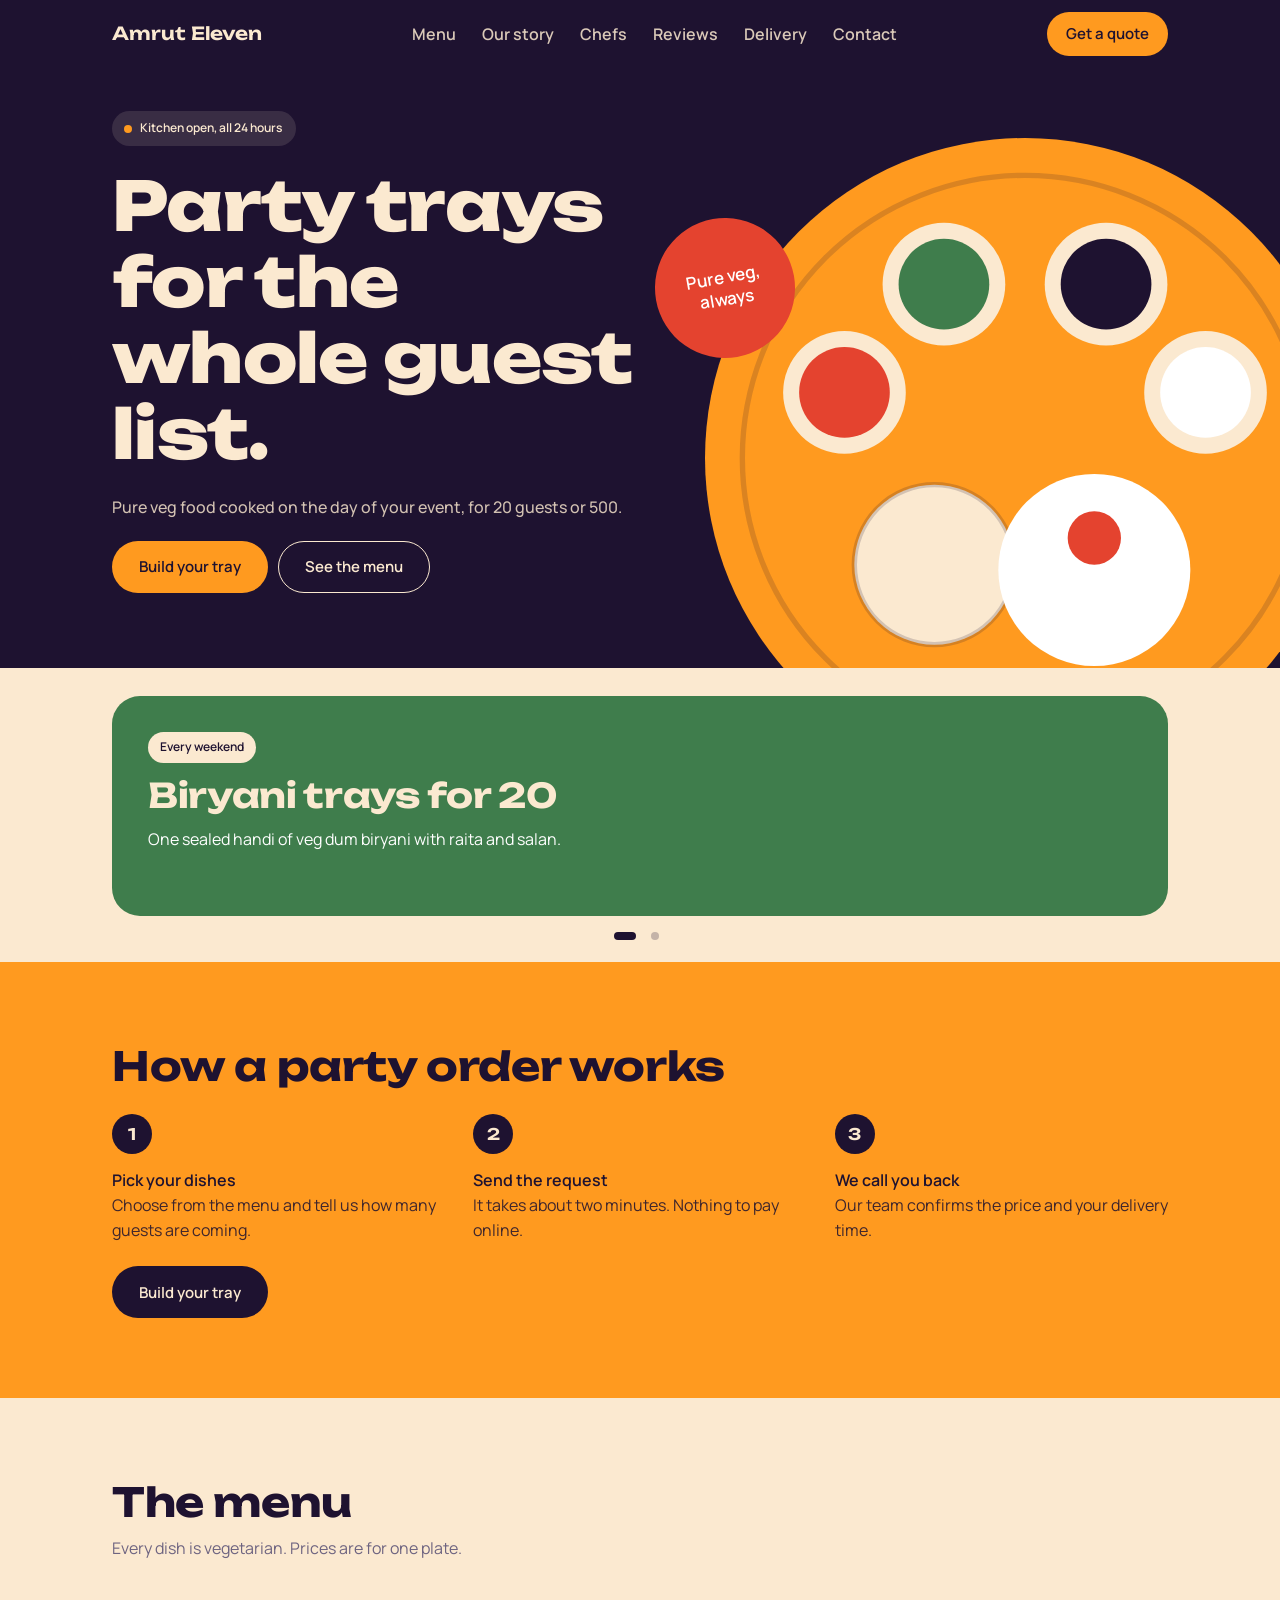
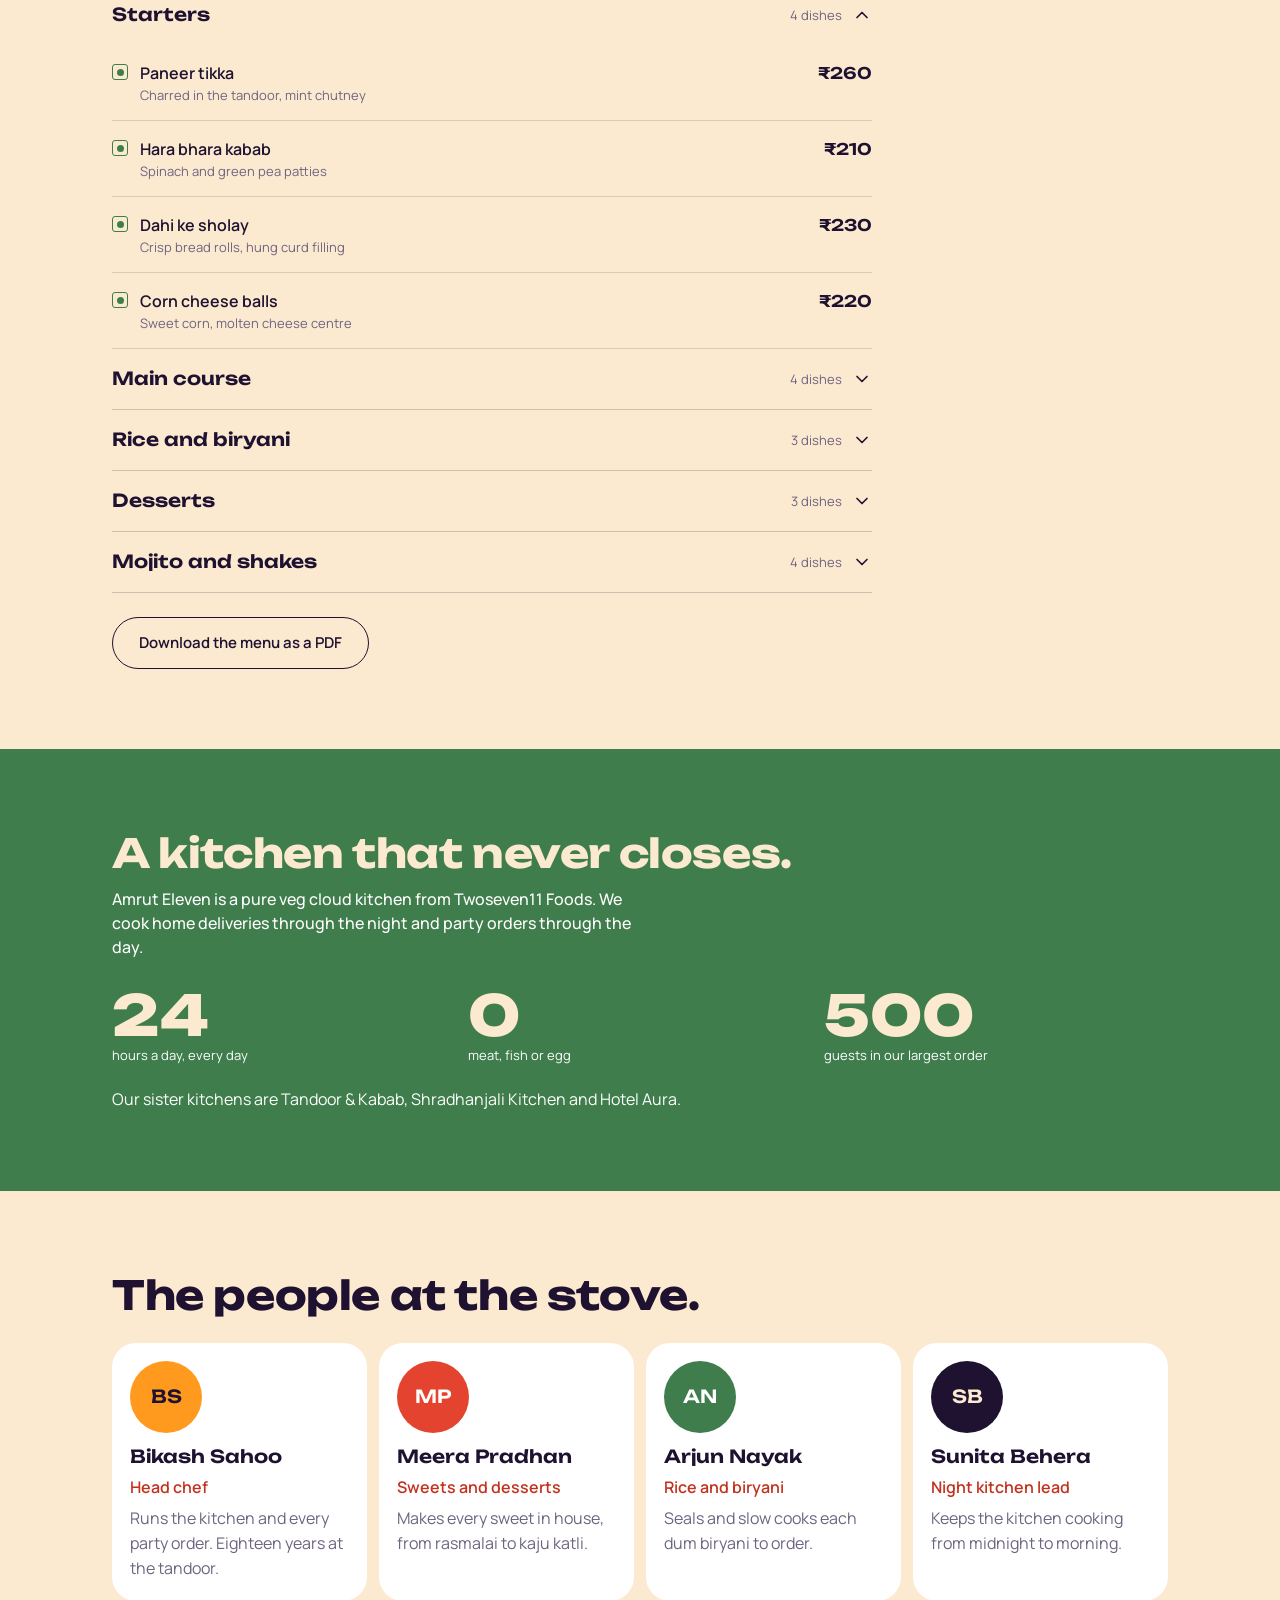
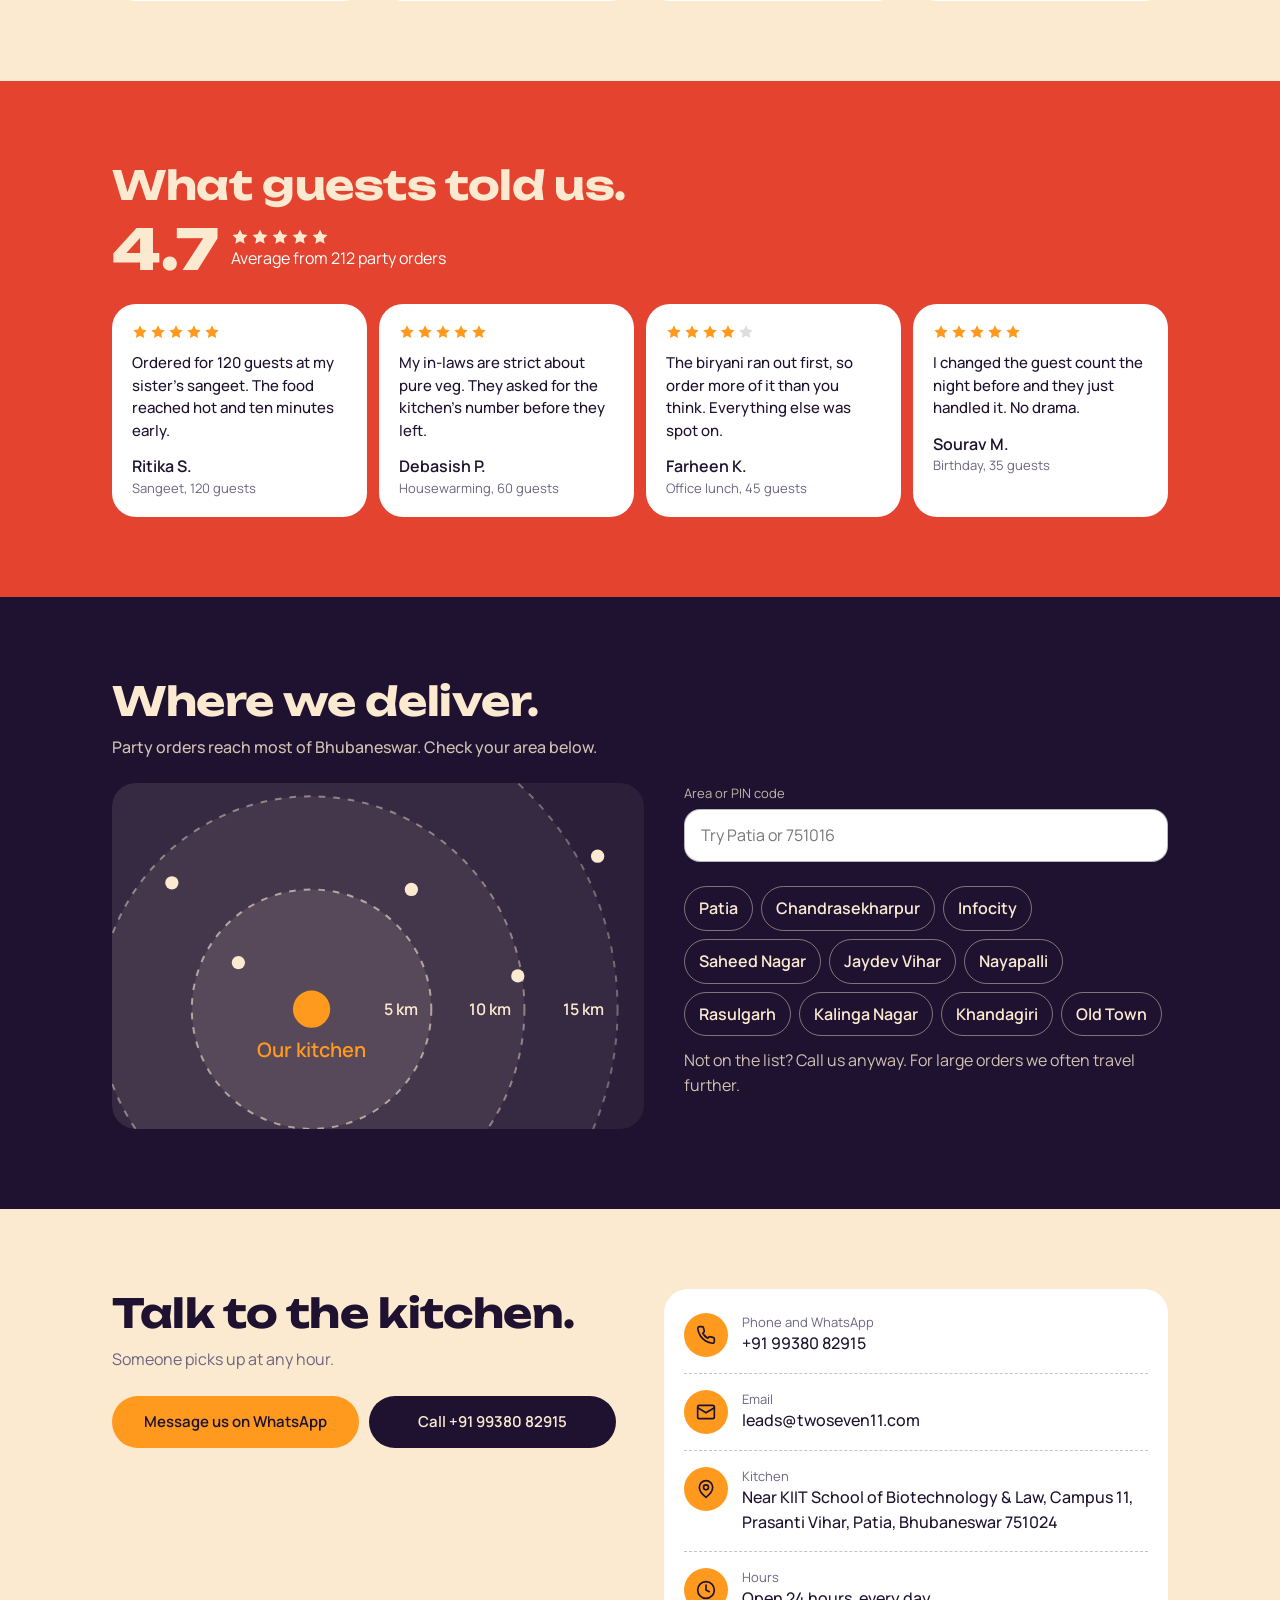
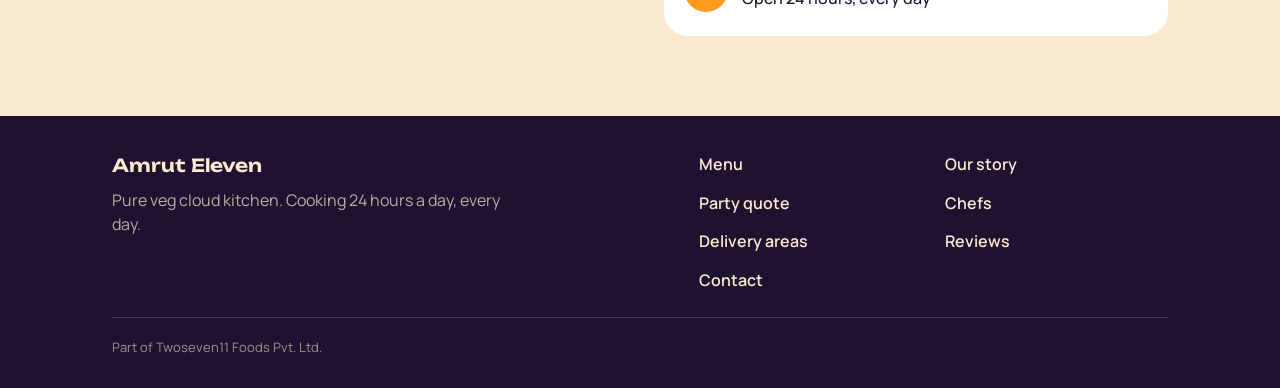
<file: index.html>
<!doctype html>
<html lang="en">
<head>
  <meta charset="utf-8">
  <meta name="viewport" content="width=device-width, initial-scale=1">
  <title>Amrut Eleven | Pure veg party trays</title>
  <meta name="description" content="Pure veg cloud kitchen in Bhubaneswar. Party trays cooked on the day of your event, open 24 hours.">
  <link rel="preconnect" href="https://fonts.googleapis.com">
  <link rel="preconnect" href="https://fonts.gstatic.com" crossorigin>
  <link href="https://fonts.googleapis.com/css2?family=Manrope:wght@400;500;600;700&family=Unbounded:wght@600;700;800&display=swap" rel="stylesheet">
  <link rel="stylesheet" href="styles.css">
</head>
<body>

<header class="topbar">
  <div class="wrap topbar-inner">
    <a class="wordmark" href="#top">Amrut Eleven</a>
    <nav class="topnav" aria-label="Sections">
      <a href="#menu">Menu</a>
      <a href="#story">Our story</a>
      <a href="#chefs">Chefs</a>
      <a href="#reviews">Reviews</a>
      <a href="#delivery">Delivery</a>
      <a href="#contact">Contact</a>
    </nav>
    <a class="btn btn-primary btn-small" href="quote.html">Get a quote</a>
  </div>
</header>

<main id="top">

  <section class="hero">
    <div class="wrap hero-grid">
      <div class="hero-copy">
        <p class="status"><span class="status-dot"></span>Kitchen open, all 24 hours</p>
        <h1 class="h-hero">Party trays for the whole guest list.</h1>
        <p class="lead">Pure veg food cooked on the day of your event, for 20 guests or 500.</p>
        <div class="actions">
          <a class="btn btn-primary" href="quote.html">Build your tray</a>
          <a class="btn btn-outline-light" href="#menu">See the menu</a>
        </div>
      </div>
      <div class="plate" aria-hidden="true">
        <svg class="plate-svg" viewBox="0 0 240 240">
          <circle cx="120" cy="120" r="120" fill="#FF9A1F"/>
          <circle cx="120" cy="120" r="106" fill="none" stroke="#1E1230" stroke-opacity=".16" stroke-width="2"/>
          <g fill="#FBE9D0">
            <circle cx="52.3" cy="95.4" r="23"/><circle cx="89.6" cy="54.8" r="23"/>
            <circle cx="150.4" cy="54.8" r="23"/><circle cx="187.7" cy="95.4" r="23"/>
          </g>
          <circle cx="52.3" cy="95.4" r="17" fill="#E4432F"/>
          <circle cx="89.6" cy="54.8" r="17" fill="#3F7D4C"/>
          <circle cx="150.4" cy="54.8" r="17" fill="#1E1230"/>
          <circle cx="187.7" cy="95.4" r="17" fill="#FFFFFF"/>
          <circle cx="86" cy="160" r="30" fill="#FBE9D0" stroke="#1E1230" stroke-opacity=".18" stroke-width="2"/>
          <circle cx="146" cy="162" r="36" fill="#FFFFFF"/>
          <circle cx="146" cy="150" r="10" fill="#E4432F"/>
        </svg>
        <div class="sticker">Pure veg,<br>always</div>
      </div>
    </div>
  </section>

  <nav class="jump" aria-label="Jump to a section">
    <div class="chips">
      <a class="chip" href="#menu">Menu</a>
      <a class="chip" href="#story">Our story</a>
      <a class="chip" href="#chefs">Chefs</a>
      <a class="chip" href="#reviews">Reviews</a>
      <a class="chip" href="#delivery">Delivery</a>
      <a class="chip" href="#contact">Contact</a>
    </div>
  </nav>

  <section class="banner-section" aria-label="Current offers">
    <div class="wrap">
      <div id="banner" aria-live="polite"></div>
      <div class="dots" id="banner-dots"></div>
    </div>
  </section>

  <section class="section bg-marigold on-marigold">
    <div class="wrap">
      <div class="section-head"><h2 class="h-section">How a party order works</h2></div>
      <ol class="steps">
        <li class="step"><span class="step-num">1</span><div><p class="step-title">Pick your dishes</p><p class="step-text">Choose from the menu and tell us how many guests are coming.</p></div></li>
        <li class="step"><span class="step-num">2</span><div><p class="step-title">Send the request</p><p class="step-text">It takes about two minutes. Nothing to pay online.</p></div></li>
        <li class="step"><span class="step-num">3</span><div><p class="step-title">We call you back</p><p class="step-text">Our team confirms the price and your delivery time.</p></div></li>
      </ol>
      <a class="btn btn-dark btn-block btn-auto" href="quote.html">Build your tray</a>
    </div>
  </section>

  <section class="section" id="menu">
    <div class="wrap">
      <div class="section-head">
        <h2 class="h-section">The menu</h2>
        <p class="muted">Every dish is vegetarian. Prices are for one plate.</p>
      </div>
      <div class="menu-list" id="menu-list"></div>
      <div class="menu-actions">
        <a class="btn btn-outline btn-block btn-auto" href="#" id="menu-pdf">Download the menu as a PDF</a>
      </div>
    </div>
  </section>

  <section class="section bg-mehendi" id="story">
    <div class="wrap">
      <div class="section-head">
        <h2 class="h-section">A kitchen that never closes.</h2>
        <p class="lead">Amrut Eleven is a pure veg cloud kitchen from Twoseven11 Foods. We cook home deliveries through the night and party orders through the day.</p>
      </div>
      <ul class="stats" id="stats"></ul>
      <p class="note">Our sister kitchens are Tandoor &amp; Kabab, Shradhanjali Kitchen and Hotel Aura.</p>
    </div>
  </section>

  <section class="section" id="chefs">
    <div class="wrap">
      <div class="section-head"><h2 class="h-section">The people at the stove.</h2></div>
      <ul class="row-scroll chefs-row" id="chef-list"></ul>
    </div>
  </section>

  <section class="section bg-kumkum" id="reviews">
    <div class="wrap">
      <div class="section-head">
        <h2 class="h-section">What guests told us.</h2>
        <div class="rating" id="rating"></div>
      </div>
      <ul class="row-scroll reviews-row" id="review-list"></ul>
    </div>
  </section>

  <section class="section bg-ink" id="delivery">
    <div class="wrap">
      <div class="section-head">
        <h2 class="h-section">Where we deliver.</h2>
        <p class="lead">Party orders reach most of Bhubaneswar. Check your area below.</p>
      </div>
      <div class="delivery-grid">
        <div class="rings" aria-hidden="true">
          <svg viewBox="0 0 400 260">
            <g fill="#FBE9D0" stroke="#FBE9D0" stroke-width="1.5" stroke-dasharray="5 6">
              <circle cx="150" cy="170" r="230" fill-opacity=".05" stroke-opacity=".35"/>
              <circle cx="150" cy="170" r="160" fill-opacity=".07" stroke-opacity=".45"/>
              <circle cx="150" cy="170" r="90" fill-opacity=".1" stroke-opacity=".6"/>
            </g>
            <g fill="#FBE9D0">
              <circle cx="95" cy="135" r="5"/><circle cx="225" cy="80" r="5"/><circle cx="305" cy="145" r="5"/>
              <circle cx="45" cy="75" r="5"/><circle cx="365" cy="55" r="5"/>
            </g>
            <g fill="#FBE9D0" font-family="Manrope, sans-serif" font-size="12" font-weight="600" text-anchor="end">
              <text x="230" y="174">5 km</text><text x="300" y="174">10 km</text><text x="370" y="174">15 km</text>
            </g>
            <circle cx="150" cy="170" r="14" fill="#FF9A1F"/>
            <text x="150" y="206" fill="#FF9A1F" font-family="Manrope, sans-serif" font-size="15" font-weight="600" text-anchor="middle">Our kitchen</text>
          </svg>
        </div>
        <div class="area-check">
          <label class="field">
            <span class="field-label">Area or PIN code</span>
            <input class="input" id="area-input" type="text" autocomplete="off" placeholder="Try Patia or 751016">
          </label>
          <div id="area-result" role="status"></div>
          <ul class="areas" id="area-list"></ul>
          <p class="note">Not on the list? Call us anyway. For large orders we often travel further.</p>
        </div>
      </div>
    </div>
  </section>

  <section class="section" id="contact">
    <div class="wrap contact-grid">
      <div>
        <div class="section-head">
          <h2 class="h-section">Talk to the kitchen.</h2>
          <p class="muted">Someone picks up at any hour.</p>
        </div>
        <div class="contact-actions">
          <a class="btn btn-primary" id="wa-link" href="#">Message us on WhatsApp</a>
          <a class="btn btn-dark" id="call-link" href="#">Call the kitchen</a>
        </div>
      </div>
      <ul class="details" id="details"></ul>
    </div>
  </section>

</main>

<footer class="footer">
  <div class="wrap">
    <div class="footer-grid">
      <div class="footer-brand">
        <span class="wordmark">Amrut Eleven</span>
        <p>Pure veg cloud kitchen. Cooking 24 hours a day, every day.</p>
      </div>
      <nav class="footer-links" aria-label="Footer">
        <a href="#menu">Menu</a><a href="#story">Our story</a>
        <a href="quote.html">Party quote</a><a href="#chefs">Chefs</a>
        <a href="#delivery">Delivery areas</a><a href="#reviews">Reviews</a>
        <a href="#contact">Contact</a>
      </nav>
    </div>
    <p class="legal small">Part of Twoseven11 Foods Pvt. Ltd.</p>
  </div>
</footer>

<script src="data.js"></script>
<script src="app.js"></script>
</body>
</html>
</file>
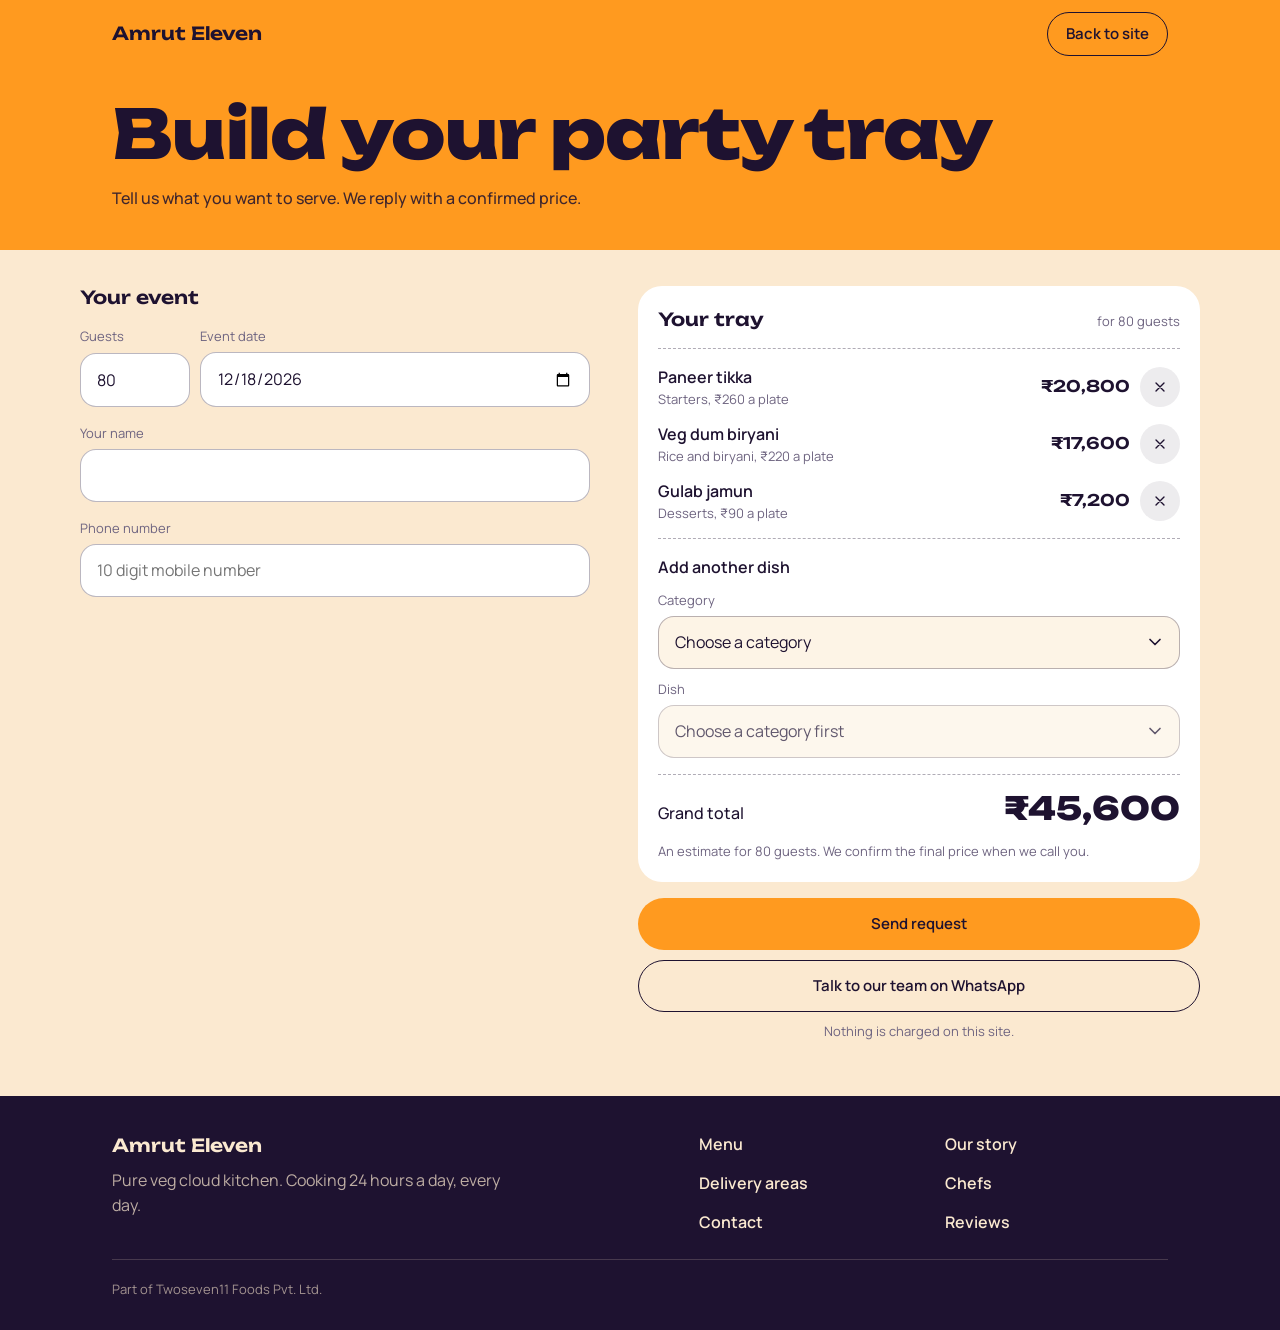
<file: quote.html>
<!doctype html>
<html lang="en">
<head>
  <meta charset="utf-8">
  <meta name="viewport" content="width=device-width, initial-scale=1">
  <title>Build your party tray | Amrut Eleven</title>
  <meta name="description" content="Pick dishes for your event and get a confirmed price from Amrut Eleven.">
  <link rel="preconnect" href="https://fonts.googleapis.com">
  <link rel="preconnect" href="https://fonts.gstatic.com" crossorigin>
  <link href="https://fonts.googleapis.com/css2?family=Manrope:wght@400;500;600;700&family=Unbounded:wght@600;700;800&display=swap" rel="stylesheet">
  <link rel="stylesheet" href="styles.css">
</head>
<body>

<header class="topbar topbar-light on-marigold">
  <div class="wrap topbar-inner">
    <a class="wordmark" href="index.html">Amrut Eleven</a>
    <a class="btn btn-outline btn-small" href="index.html">Back to site</a>
  </div>
</header>

<main>
  <section class="quote-head on-marigold">
    <div class="wrap">
      <h1 class="h-hero">Build your party tray</h1>
      <p class="lead">Tell us what you want to serve. We reply with a confirmed price.</p>
    </div>
  </section>

  <form class="wrap quote-grid" id="quote-form" novalidate>
    <div class="form-block">
      <h2 class="h-card">Your event</h2>
      <div class="field-row">
        <label class="field">
          <span class="field-label">Guests</span>
          <input class="input" id="guests" type="number" inputmode="numeric" min="1" max="2000" required>
        </label>
        <label class="field">
          <span class="field-label">Event date</span>
          <input class="input" id="date" type="date" required>
        </label>
      </div>
      <p class="error" id="err-event" hidden></p>
      <label class="field">
        <span class="field-label">Your name</span>
        <input class="input" id="name" type="text" autocomplete="name" required>
        <span class="error" id="err-name" hidden>Enter your name so we know who to ask for.</span>
      </label>
      <label class="field">
        <span class="field-label">Phone number</span>
        <input class="input" id="phone" type="tel" autocomplete="tel" inputmode="tel" placeholder="10 digit mobile number" required>
        <span class="error" id="err-phone" hidden>Enter a 10 digit mobile number so we can call you back.</span>
      </label>
    </div>

    <div class="form-block ticket-col">
      <div class="ticket">
        <div class="ticket-head">
          <h2 class="h-card">Your tray</h2>
          <span class="small muted" id="guest-note"></span>
        </div>
        <hr class="perf">
        <ul class="lines" id="lines" aria-live="polite"></ul>
        <hr class="perf">
        <div class="add">
          <p class="line-name" id="add-title">Add a dish</p>
          <label class="field">
            <span class="field-label">Category</span>
            <select class="input" id="category"></select>
          </label>
          <label class="field">
            <span class="field-label">Dish</span>
            <select class="input" id="dish" disabled></select>
          </label>
        </div>
        <hr class="perf">
        <div class="total">
          <span class="total-label" id="total-label">Grand total</span>
          <span class="total-value" id="total-value">₹0</span>
        </div>
        <p class="small muted" id="total-note"></p>
      </div>

      <p class="error" id="err-dishes" hidden>Add at least one dish to send the request.</p>

      <div class="quote-actions" id="actions">
        <button class="btn btn-primary btn-block" type="submit">Send request</button>
        <a class="btn btn-outline btn-block" id="wa-quote" href="#" target="_blank" rel="noopener">Talk to our team on WhatsApp</a>
        <p class="small muted center">Nothing is charged on this site.</p>
      </div>

      <div class="sent" id="sent" role="status" tabindex="-1" hidden>
        <h2 class="h-card">Request sent</h2>
        <p id="sent-text"></p>
        <button class="btn btn-outline-light" type="button" id="edit-again">Change this request</button>
      </div>
    </div>
  </form>
</main>

<footer class="footer">
  <div class="wrap">
    <div class="footer-grid">
      <div class="footer-brand">
        <span class="wordmark">Amrut Eleven</span>
        <p>Pure veg cloud kitchen. Cooking 24 hours a day, every day.</p>
      </div>
      <nav class="footer-links" aria-label="Footer">
        <a href="index.html#menu">Menu</a><a href="index.html#story">Our story</a>
        <a href="index.html#delivery">Delivery areas</a><a href="index.html#chefs">Chefs</a>
        <a href="index.html#contact">Contact</a><a href="index.html#reviews">Reviews</a>
      </nav>
    </div>
    <p class="legal small">Part of Twoseven11 Foods Pvt. Ltd.</p>
  </div>
</footer>

<script src="data.js"></script>
<script src="quote.js"></script>
</body>
</html>
</file>
<file: styles.css>
:root {
  --ink: #1e1230;
  --ink-muted: #6e6480;
  --marigold: #ff9a1f;
  --mehendi: #3f7d4c;
  --kumkum: #e4432f;
  --kumkum-text: #c2331f;
  --cream: #fbe9d0;
  --white: #ffffff;
  --display: "Unbounded", system-ui, sans-serif;
  --body: "Manrope", system-ui, sans-serif;
  --gutter: 20px;
  --wrap: 1120px;
}

*,
*::before,
*::after { box-sizing: border-box; }

html { scroll-behavior: smooth; scroll-padding-top: 76px; }

body {
  margin: 0;
  background: var(--cream);
  color: var(--ink);
  font-family: var(--body);
  font-size: 15px;
  line-height: 1.55;
  -webkit-font-smoothing: antialiased;
}

h1, h2, h3, p, ul, ol { margin: 0; }
ul, ol { padding: 0; list-style: none; }
a { color: inherit; }
button, input, select, textarea { font: inherit; color: inherit; }
svg { display: block; }

:focus-visible { outline: 3px solid var(--marigold); outline-offset: 3px; }
.on-marigold :focus-visible { outline-color: var(--ink); }

.wrap { width: 100%; max-width: var(--wrap); margin: 0 auto; padding: 0 var(--gutter); }

/* Type */
.h-hero { font-family: var(--display); font-weight: 800; font-size: clamp(38px, 6.2vw, 68px); line-height: 1.12; letter-spacing: -0.01em; }
.h-section { font-family: var(--display); font-weight: 700; font-size: clamp(26px, 3.4vw, 40px); line-height: 1.2; letter-spacing: -0.01em; }
.h-card { font-family: var(--display); font-weight: 600; font-size: 18px; line-height: 1.33; }
.lead { font-size: 16px; font-weight: 500; line-height: 1.5; max-width: 34em; }
.muted { color: var(--ink-muted); }
.small { font-size: 13px; line-height: 1.4; }

/* Buttons */
.btn {
  display: inline-flex; align-items: center; justify-content: center;
  min-height: 52px; padding: 14px 26px; border-radius: 999px;
  border: 1.5px solid transparent; background: none;
  font-weight: 600; font-size: 15px; line-height: 1.3; text-decoration: none; text-align: center;
  cursor: pointer; transition: transform 0.12s ease, background-color 0.12s ease;
}
.btn:active { transform: scale(0.97); }
.btn-primary { background: var(--marigold); color: var(--ink); }
.btn-primary:hover { background: #ffab45; }
.btn-dark { background: var(--ink); color: var(--cream); }
.btn-dark:hover { background: #2f1f47; }
.btn-outline { border-color: var(--ink); color: var(--ink); }
.btn-outline:hover { background: rgba(30, 18, 48, 0.07); }
.btn-outline-light { border-color: var(--cream); color: var(--cream); }
.btn-outline-light:hover { background: rgba(251, 233, 208, 0.12); }
.btn-small { min-height: 44px; padding: 10px 18px; }
.btn-block { width: 100%; }

/* Top bar */
.topbar { position: sticky; top: 0; z-index: 20; background: var(--ink); color: var(--cream); }
.topbar-inner { display: flex; align-items: center; justify-content: space-between; gap: 16px; min-height: 68px; }
.wordmark { font-family: var(--display); font-weight: 600; font-size: 18px; text-decoration: none; white-space: nowrap; }
.topnav { display: none; gap: 26px; }
.topnav a { text-decoration: none; font-weight: 600; opacity: 0.85; }
.topnav a:hover { opacity: 1; text-decoration: underline; text-underline-offset: 6px; }
.topbar-light { background: var(--marigold); color: var(--ink); }

/* Hero */
.hero { background: var(--ink); color: var(--cream); overflow: hidden; }
.hero-grid { display: grid; }
.hero-copy { padding: 28px 0 0; display: grid; gap: 18px; justify-items: start; }
.status { display: inline-flex; align-items: center; gap: 8px; padding: 8px 14px 8px 12px; border-radius: 999px; background: rgba(251, 233, 208, 0.12); font-size: 12px; font-weight: 600; }
.status-dot { width: 8px; height: 8px; border-radius: 50%; background: var(--marigold); }
.hero .lead { color: rgba(251, 233, 208, 0.82); }
.actions { display: flex; flex-wrap: wrap; gap: 10px; }
.plate { position: relative; height: 270px; margin: 0 calc(var(--gutter) * -1); }
.plate-svg { position: absolute; left: 96px; top: 44px; width: 380px; height: 380px; }
.sticker {
  position: absolute; left: 22px; top: 96px; width: 116px; height: 116px; border-radius: 50%;
  background: var(--kumkum); color: var(--white); display: grid; place-items: center; text-align: center;
  font-weight: 600; line-height: 1.3; transform: rotate(-10deg);
}

/* Jump links */
.jump { padding: 16px 0 4px; }
.chips { display: flex; gap: 8px; overflow-x: auto; padding: 0 var(--gutter) 8px; scrollbar-width: none; }
.chips::-webkit-scrollbar { display: none; }
.chip { flex: none; padding: 10px 16px; border-radius: 999px; border: 1px solid rgba(30, 18, 48, 0.28); font-weight: 600; text-decoration: none; background: none; cursor: pointer; }
.chip:hover { background: rgba(30, 18, 48, 0.07); }

/* Sections */
.section { padding: 48px 0; }
.section-head { display: grid; gap: 10px; margin-bottom: 24px; }
.bg-marigold { background: var(--marigold); }
.bg-mehendi { background: var(--mehendi); color: var(--cream); }
.bg-kumkum { background: var(--kumkum); color: var(--cream); }
.bg-ink { background: var(--ink); color: var(--cream); }
.bg-white { background: var(--white); }

/* Banner */
.banner-section { padding: 28px 0 12px; }
.banner { border-radius: 28px; padding: 22px; color: var(--white); display: grid; gap: 12px; justify-items: start; min-height: 196px; align-content: start; }
.banner-kumkum { background: var(--kumkum); }
.banner-mehendi { background: var(--mehendi); }
.banner-ink { background: var(--ink); }
.banner-tag { background: var(--cream); color: var(--ink); padding: 6px 12px; border-radius: 999px; font-size: 12px; font-weight: 600; }
.banner .h-section { color: var(--cream); font-size: clamp(24px, 3vw, 34px); }
.dots { display: flex; justify-content: center; gap: 2px; margin-top: 6px; }
.dot { width: 28px; height: 28px; border: 0; background: none; padding: 0; cursor: pointer; display: grid; place-items: center; }
.dot::before { content: ""; width: 8px; height: 8px; border-radius: 4px; background: rgba(30, 18, 48, 0.25); transition: width 0.2s ease, background-color 0.2s ease; }
.dot[aria-current="true"]::before { width: 22px; background: var(--ink); }

/* Steps */
.steps { display: grid; gap: 18px; margin-bottom: 24px; }
.step { display: flex; gap: 14px; }
.step-num { flex: none; width: 40px; height: 40px; border-radius: 50%; background: var(--ink); color: var(--cream); display: grid; place-items: center; font-family: var(--display); font-weight: 600; }
.step-title { font-size: 16px; font-weight: 600; }
.step-text { opacity: 0.85; }

/* Menu */
.menu-list { max-width: 760px; }
.cat { border-bottom: 1px solid rgba(30, 18, 48, 0.2); }
.cat[open] { border-bottom: 0; }
.cat summary { display: flex; align-items: center; gap: 10px; padding: 18px 0; cursor: pointer; list-style: none; }
.cat summary::-webkit-details-marker { display: none; }
.cat-name { flex: 1; }
.chev { width: 20px; height: 20px; transition: transform 0.2s ease; }
.cat[open] .chev { transform: rotate(180deg); }
.dish { display: flex; gap: 12px; padding: 16px 0; border-bottom: 1px solid rgba(30, 18, 48, 0.14); }
.veg { flex: none; width: 16px; height: 16px; margin-top: 3px; border: 1.5px solid var(--mehendi); border-radius: 3px; display: grid; place-items: center; }
.veg::before { content: ""; width: 7px; height: 7px; border-radius: 50%; background: var(--mehendi); }
.dish-text { flex: 1; }
.dish-name { font-weight: 600; }
.price { font-family: var(--display); font-weight: 600; white-space: nowrap; }
.menu-actions { margin-top: 24px; max-width: 760px; }

/* Story */
.stats { display: grid; grid-template-columns: repeat(3, 1fr); gap: 12px; margin: 26px 0 22px; }
.stat-value { font-family: var(--display); font-weight: 800; font-size: clamp(32px, 5vw, 56px); line-height: 1.1; }
.bg-mehendi .lead, .bg-mehendi .stat-label, .bg-mehendi .note { color: var(--white); }

/* Rows of cards */
.row-scroll { display: flex; gap: 12px; overflow-x: auto; margin: 0 calc(var(--gutter) * -1); padding: 0 var(--gutter) 8px; scroll-snap-type: x proximity; scrollbar-width: none; }
.row-scroll::-webkit-scrollbar { display: none; }
.card { flex: none; background: var(--white); color: var(--ink); border-radius: 24px; scroll-snap-align: start; }
.chef { width: 208px; padding: 18px 18px 20px; display: grid; gap: 6px; align-content: start; }
.avatar { width: 72px; height: 72px; border-radius: 50%; display: grid; place-items: center; font-family: var(--display); font-weight: 600; font-size: 18px; margin-bottom: 6px; }
.tone-marigold { background: var(--marigold); color: var(--ink); }
.tone-kumkum { background: var(--kumkum); color: var(--white); }
.tone-mehendi { background: var(--mehendi); color: var(--white); }
.tone-ink { background: var(--ink); color: var(--cream); }
.role { color: var(--kumkum-text); font-weight: 600; }
.rating { display: flex; align-items: center; gap: 12px; }
.rating-text { color: var(--white); }
.stars { display: flex; gap: 2px; }
.star { width: 16px; height: 16px; fill: var(--marigold); }
.star-off { fill: rgba(30, 18, 48, 0.15); }
.stars-light .star { fill: var(--cream); width: 18px; height: 18px; }
.review { width: 284px; padding: 20px; display: grid; gap: 12px; align-content: start; }
.review-text { font-size: 16px; font-weight: 500; line-height: 1.5; }
.review-name { font-weight: 600; }

/* Delivery */
.delivery-grid { display: grid; gap: 22px; }
.rings { border-radius: 24px; background: rgba(251, 233, 208, 0.06); overflow: hidden; }
.rings svg { width: 100%; height: auto; }
.area-check { display: grid; gap: 12px; }
.field { display: grid; gap: 6px; }
.field-label { font-size: 13px; color: var(--ink-muted); }
.bg-ink .field-label { color: rgba(251, 233, 208, 0.75); }
.input {
  width: 100%; min-height: 52px; padding: 13px 16px; border-radius: 16px;
  border: 1px solid rgba(30, 18, 48, 0.3); background: var(--white); color: var(--ink);
}
.input:focus-visible { outline-offset: 1px; }
select.input { appearance: none; padding-right: 44px; background-image: url("data:image/svg+xml,%3Csvg xmlns='http://www.w3.org/2000/svg' viewBox='0 0 24 24' fill='none' stroke='%231E1230' stroke-width='2' stroke-linecap='round' stroke-linejoin='round'%3E%3Cpath d='m6 9 6 6 6-6'/%3E%3C/svg%3E"); background-repeat: no-repeat; background-position: right 14px center; background-size: 20px; }
textarea.input { min-height: 120px; resize: vertical; }
.result { border-radius: 16px; padding: 14px 16px; font-weight: 600; }
.result-yes { background: var(--mehendi); color: var(--white); }
.result-no { background: var(--cream); color: var(--ink); }
.result span { display: block; font-weight: 400; }
.areas { display: flex; flex-wrap: wrap; gap: 8px; }
.area { padding: 9px 14px; border-radius: 999px; border: 1px solid rgba(251, 233, 208, 0.45); font-weight: 600; }
.bg-ink .lead, .bg-ink .note { color: rgba(251, 233, 208, 0.82); }

/* Contact */
.contact-grid { display: grid; gap: 26px; }
.contact-actions { display: grid; gap: 10px; margin-top: 18px; }
.details { background: var(--white); border-radius: 24px; padding: 8px 20px; }
.detail { display: flex; gap: 14px; padding: 16px 0; border-bottom: 1.5px dashed rgba(30, 18, 48, 0.25); }
.detail:last-child { border-bottom: 0; }
.detail-icon { flex: none; width: 44px; height: 44px; border-radius: 50%; background: var(--marigold); display: grid; place-items: center; }
.detail-icon svg { width: 20px; height: 20px; }
.detail-value { font-size: 16px; font-weight: 500; text-decoration: none; }
a.detail-value:hover { text-decoration: underline; }

/* Footer */
.footer { background: var(--ink); color: var(--cream); padding: 36px 0 32px; }
.footer-grid { display: grid; gap: 24px; }
.footer-brand p { color: rgba(251, 233, 208, 0.72); margin-top: 8px; max-width: 26em; }
.footer-links { display: grid; grid-template-columns: 1fr 1fr; gap: 14px 24px; }
.footer-links a { font-weight: 600; text-decoration: none; }
.footer-links a:hover { text-decoration: underline; text-underline-offset: 5px; }
.legal { border-top: 1px solid rgba(251, 233, 208, 0.18); margin-top: 24px; padding-top: 20px; color: rgba(251, 233, 208, 0.6); }

/* Quote page */
.quote-head { background: var(--marigold); padding: 28px 0 40px; }
.quote-head .lead { margin-top: 14px; opacity: 0.85; }
.quote-grid { display: grid; gap: 28px; padding: 36px 0 56px; }
.form-block { display: grid; gap: 16px; align-content: start; }
.field-row { display: grid; grid-template-columns: 110px 1fr; gap: 10px; }
.error { color: var(--kumkum-text); font-size: 13px; font-weight: 600; }
.input[aria-invalid="true"] { border-color: var(--kumkum-text); border-width: 2px; }
.ticket { background: var(--white); border-radius: 24px; padding: 22px 20px; display: grid; gap: 16px; }
.ticket-head { display: flex; align-items: baseline; justify-content: space-between; gap: 8px; }
.perf { border: 0; border-top: 1.5px dashed rgba(30, 18, 48, 0.35); margin: 0; }
.lines { display: grid; gap: 14px; }
.line { display: flex; align-items: center; gap: 10px; animation: line-in 0.22s ease; }
.line-text { flex: 1; }
.line-name { font-weight: 600; }
.remove { flex: none; width: 40px; height: 40px; border-radius: 50%; border: 0; background: rgba(30, 18, 48, 0.08); cursor: pointer; display: grid; place-items: center; }
.remove:hover { background: rgba(30, 18, 48, 0.16); }
.remove svg { width: 16px; height: 16px; }
.empty { color: var(--ink-muted); }
.add { display: grid; gap: 10px; }
.add .input { background-color: #fdf4e6; }
.total { display: flex; align-items: flex-end; justify-content: space-between; gap: 8px; }
.total-label { font-size: 16px; font-weight: 500; }
.total-value { font-family: var(--display); font-weight: 800; font-size: 32px; line-height: 1.1; }
.quote-actions { display: grid; gap: 10px; }
.center { text-align: center; }
.sent { background: var(--mehendi); color: var(--white); border-radius: 24px; padding: 22px 20px; display: grid; gap: 8px; }
.sent .h-card { color: var(--cream); }
[hidden] { display: none !important; }

@keyframes line-in { from { opacity: 0; transform: translateY(-6px); } to { opacity: 1; transform: none; } }

/* Tablet and up */
@media (min-width: 760px) {
  :root { --gutter: 32px; }
  body { font-size: 16px; }
  .section { padding: 80px 0; }
  .steps { grid-template-columns: repeat(3, 1fr); gap: 28px; }
  .step { flex-direction: column; }
  .btn-block.btn-auto { width: auto; }
  .banner { padding: 36px; min-height: 220px; }
  .row-scroll { display: grid; overflow: visible; margin: 0; padding: 0; }
  .chefs-row { grid-template-columns: repeat(4, 1fr); }
  .reviews-row { grid-template-columns: repeat(2, 1fr); }
  .chef, .review { width: auto; }
  .delivery-grid { grid-template-columns: 1.1fr 1fr; align-items: start; gap: 40px; }
  .contact-grid { grid-template-columns: 1fr 1fr; align-items: start; gap: 48px; }
  .contact-actions { grid-template-columns: 1fr 1fr; }
  .footer-grid { grid-template-columns: 1.2fr 1fr; }
  .quote-grid { grid-template-columns: 1fr 1.1fr; gap: 48px; align-items: start; }
  .ticket-col { position: sticky; top: 92px; }
}

/* Desktop */
@media (min-width: 1000px) {
  .topnav { display: flex; }
  .jump { display: none; }
  .hero-grid { grid-template-columns: 1.1fr 1fr; align-items: center; min-height: 600px; }
  .hero-copy { padding: 40px 0 72px; gap: 22px; }
  .plate { height: 600px; margin: 0; }
  .plate-svg { left: 40px; top: 70px; width: 640px; height: 640px; }
  .sticker { left: -10px; top: 150px; width: 140px; height: 140px; font-size: 17px; }
  .reviews-row { grid-template-columns: repeat(4, 1fr); }
  .review-text { font-size: 15px; }
}

@media (prefers-reduced-motion: reduce) {
  html { scroll-behavior: auto; }
  *, *::before, *::after { animation: none !important; transition: none !important; }
}
</file>
